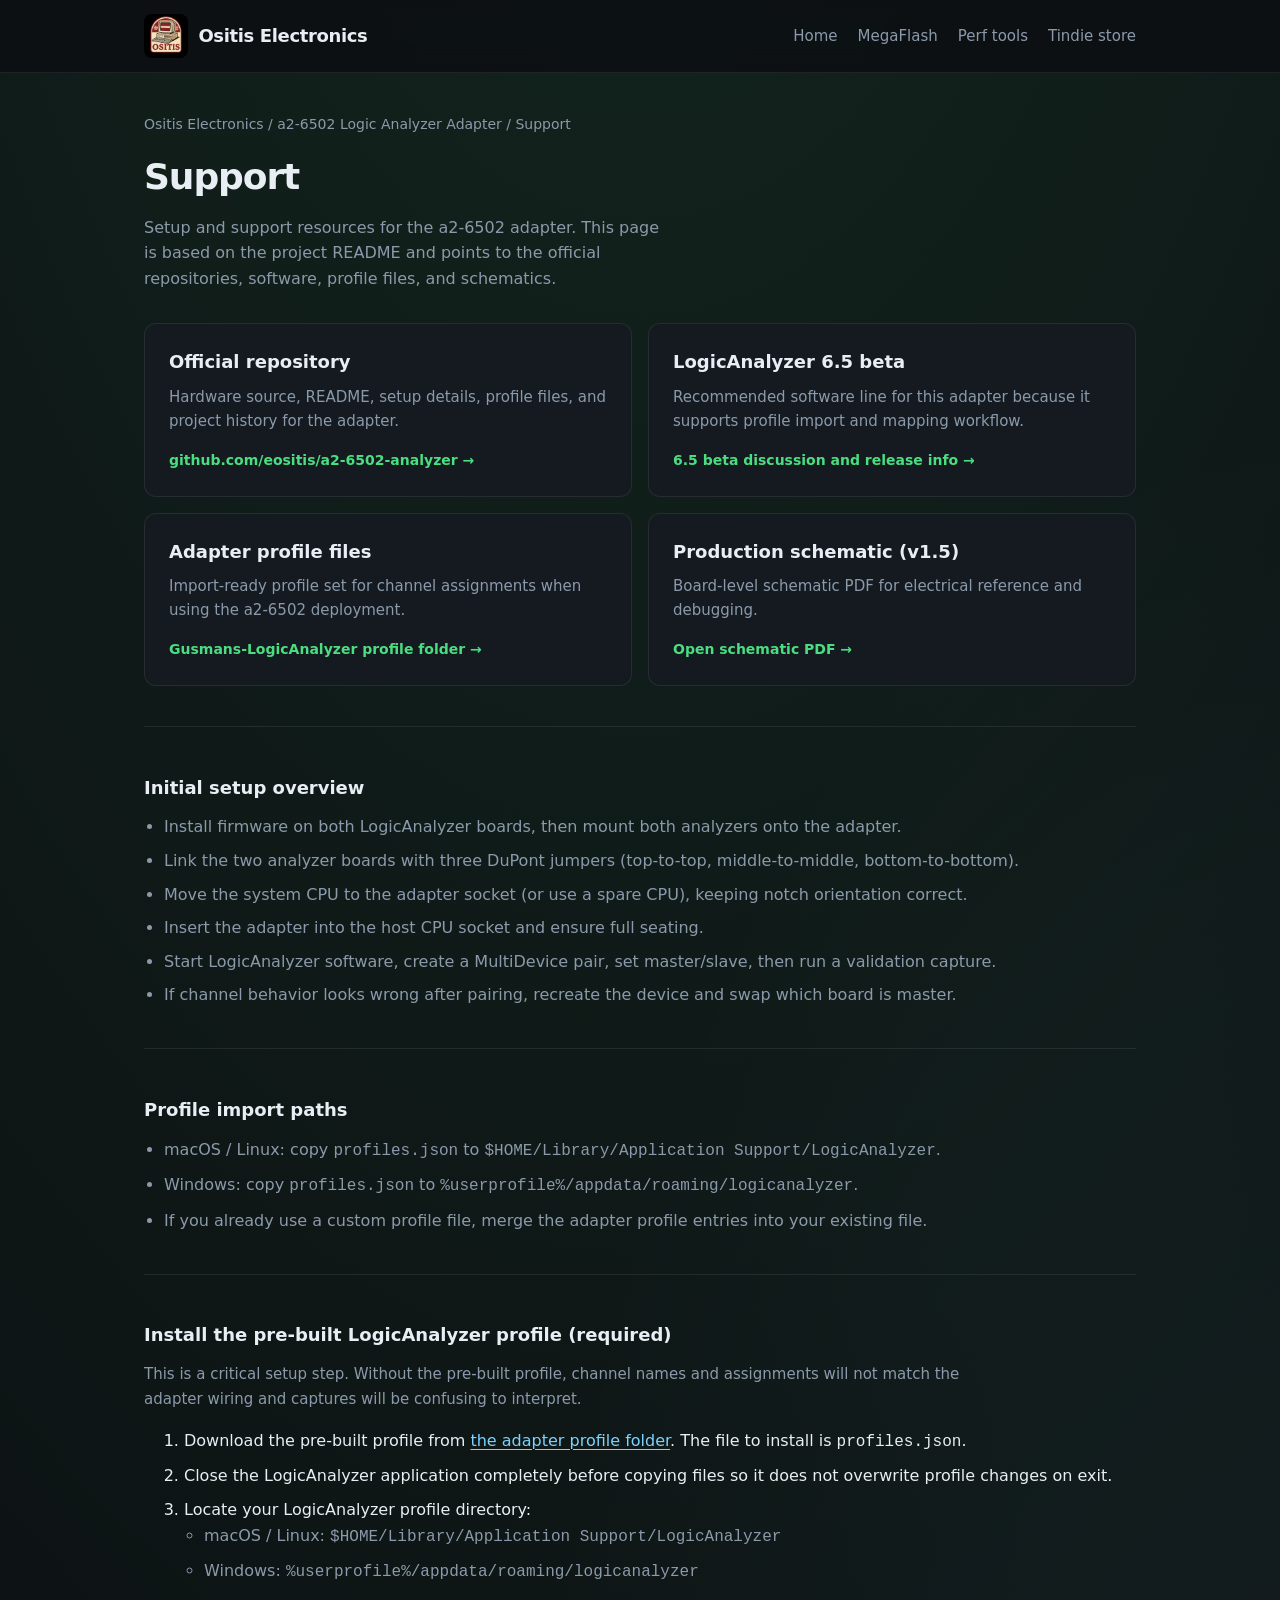
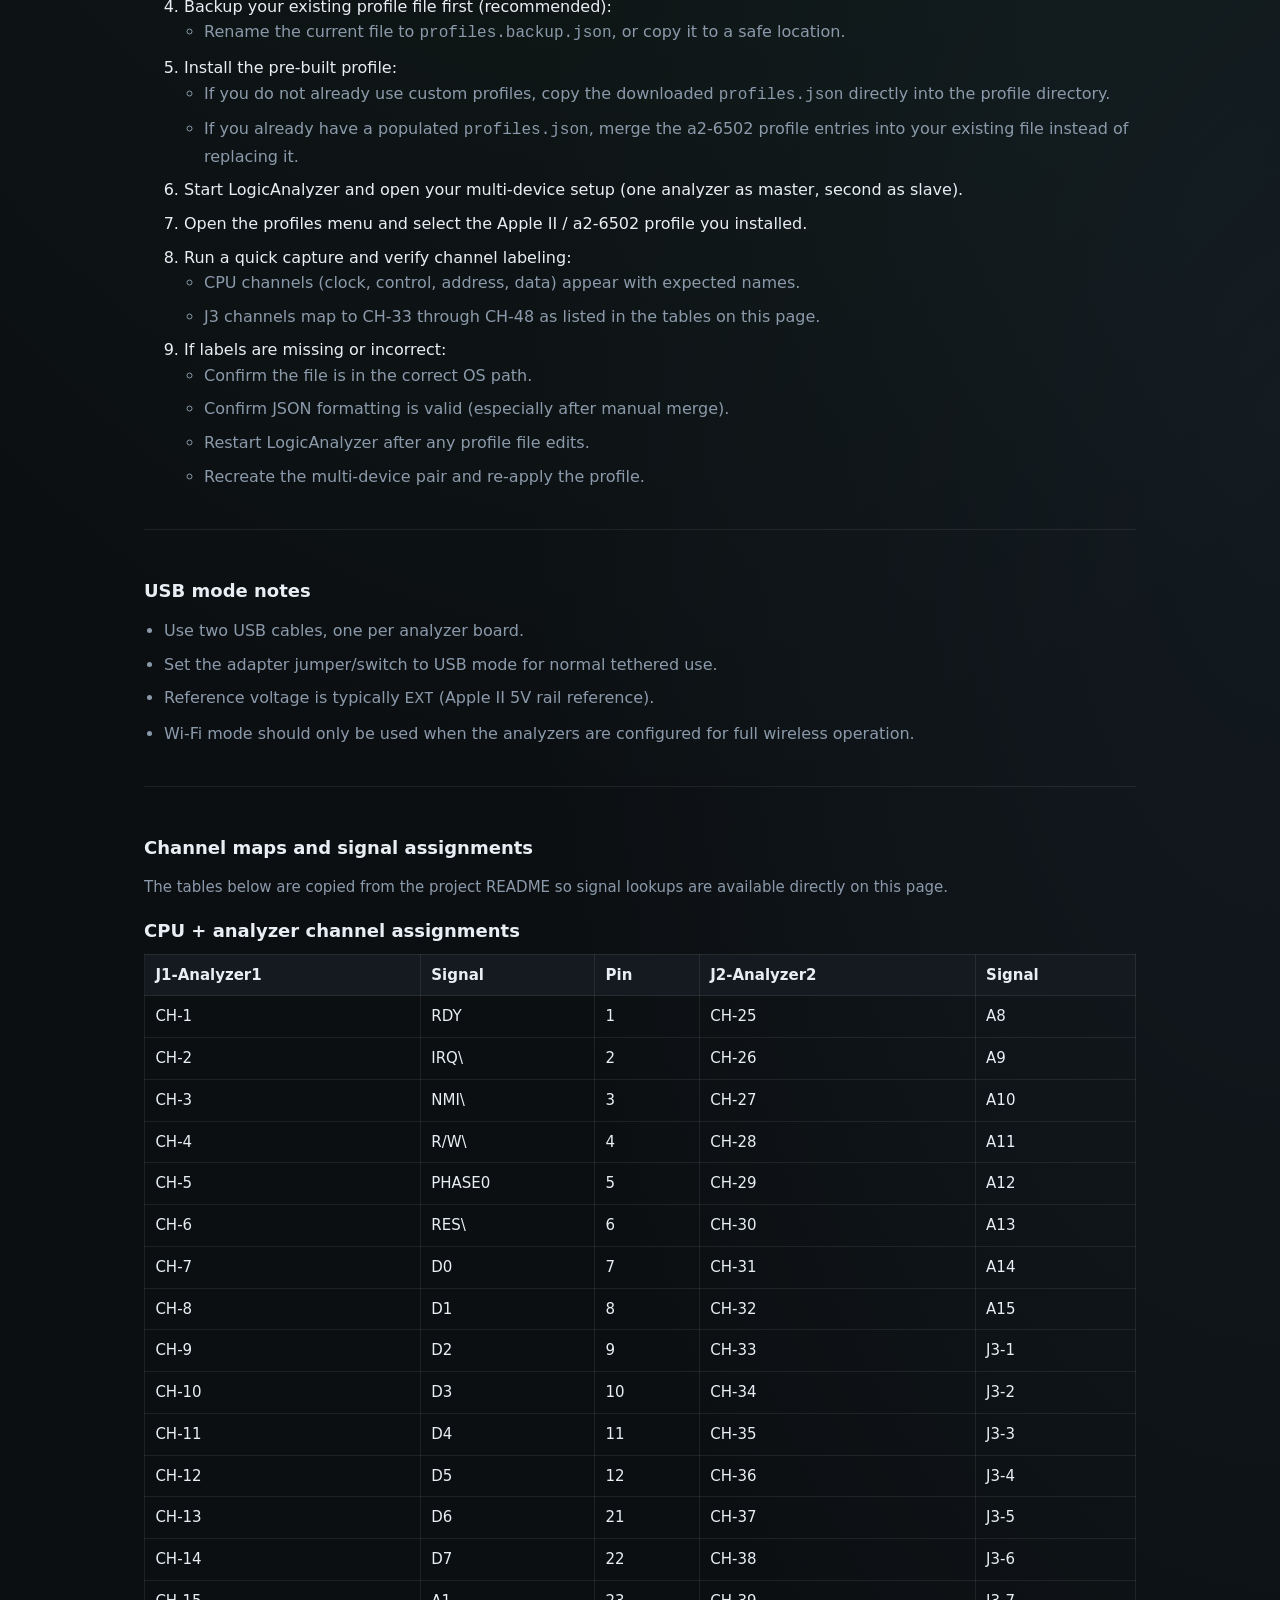
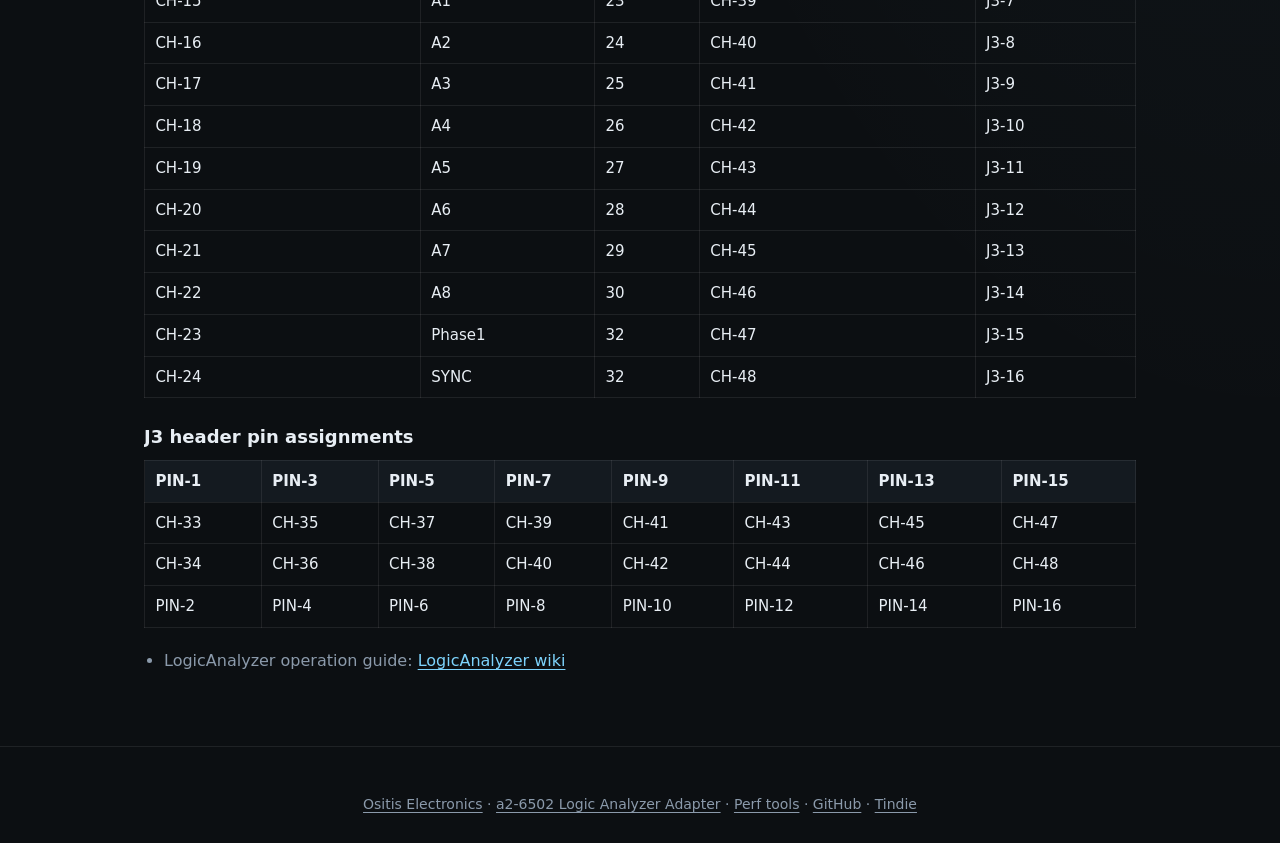
<file: a2-6502-support.html>
<!DOCTYPE html>
<html lang="en">
  <head>
    <meta charset="utf-8" />
    <meta name="viewport" content="width=device-width, initial-scale=1" />
    <meta
      name="description"
      content="a2-6502 Logic Analyzer Adapter support: setup notes, profile import paths, software links, and troubleshooting resources."
    />
    <title>Support — a2-6502 Logic Analyzer Adapter · Ositis Electronics</title>
    <link rel="stylesheet" href="css/styles.css" />
  </head>
  <body>
    <header class="site-header">
      <div class="site-header__inner">
        <a class="logo-lockup" href="index.html">
          <img
            class="logo-lockup__mark"
            src="images/ositis-logo.png"
            alt=""
            width="1024"
            height="1024"
            decoding="async"
          />
          <span class="logo-lockup__text">Ositis Electronics</span>
        </a>
        <nav class="nav" aria-label="Primary">
          <a href="index.html">Home</a>
          <a href="megaflash.html">MegaFlash</a>
          <a href="perf-tools.html">Perf tools</a>
          <a href="https://www.tindie.com/stores/eositis/" target="_blank" rel="noopener noreferrer">Tindie store</a>
        </nav>
      </div>
    </header>

    <main>
      <p class="breadcrumb">
        <a href="index.html">Ositis Electronics</a> /
        <a href="a2-6502-analyzer.html">a2-6502 Logic Analyzer Adapter</a> / Support
      </p>
      <h1>Support</h1>
      <p class="support-intro">
        Setup and support resources for the a2-6502 adapter. This page is based on the project README and points to the
        official repositories, software, profile files, and schematics.
      </p>

      <div class="support-links">
        <a
          class="support-card"
          href="https://github.com/eositis/a2-6502-analyzer"
          target="_blank"
          rel="noopener noreferrer"
        >
          <h2>Official repository</h2>
          <p>Hardware source, README, setup details, profile files, and project history for the adapter.</p>
          <span class="arrow">github.com/eositis/a2-6502-analyzer →</span>
        </a>
        <a
          class="support-card"
          href="https://github.com/gusmanb/logicanalyzer/discussions/277"
          target="_blank"
          rel="noopener noreferrer"
        >
          <h2>LogicAnalyzer 6.5 beta</h2>
          <p>Recommended software line for this adapter because it supports profile import and mapping workflow.</p>
          <span class="arrow">6.5 beta discussion and release info →</span>
        </a>
        <a
          class="support-card"
          href="https://github.com/eositis/a2-6502-analyzer/tree/main/Gusmans-LogicAnalyzer"
          target="_blank"
          rel="noopener noreferrer"
        >
          <h2>Adapter profile files</h2>
          <p>Import-ready profile set for channel assignments when using the a2-6502 deployment.</p>
          <span class="arrow">Gusmans-LogicAnalyzer profile folder →</span>
        </a>
        <a
          class="support-card"
          href="https://github.com/eositis/a2-6502-analyzer/blob/main/kicad/v1.5/6502-interposer-schematic-1_5.pdf"
          target="_blank"
          rel="noopener noreferrer"
        >
          <h2>Production schematic (v1.5)</h2>
          <p>Board-level schematic PDF for electrical reference and debugging.</p>
          <span class="arrow">Open schematic PDF →</span>
        </a>
      </div>

      <section class="support-secondary" aria-labelledby="setup-overview">
        <h2 id="setup-overview">Initial setup overview</h2>
        <ul>
          <li>Install firmware on both LogicAnalyzer boards, then mount both analyzers onto the adapter.</li>
          <li>Link the two analyzer boards with three DuPont jumpers (top-to-top, middle-to-middle, bottom-to-bottom).</li>
          <li>Move the system CPU to the adapter socket (or use a spare CPU), keeping notch orientation correct.</li>
          <li>Insert the adapter into the host CPU socket and ensure full seating.</li>
          <li>Start LogicAnalyzer software, create a MultiDevice pair, set master/slave, then run a validation capture.</li>
          <li>If channel behavior looks wrong after pairing, recreate the device and swap which board is master.</li>
        </ul>
      </section>

      <section class="support-secondary" aria-labelledby="profile-paths">
        <h2 id="profile-paths">Profile import paths</h2>
        <ul>
          <li>macOS / Linux: copy <code>profiles.json</code> to <code>$HOME/Library/Application Support/LogicAnalyzer</code>.</li>
          <li>Windows: copy <code>profiles.json</code> to <code>%userprofile%/appdata/roaming/logicanalyzer</code>.</li>
          <li>If you already use a custom profile file, merge the adapter profile entries into your existing file.</li>
        </ul>
      </section>

      <section class="support-secondary" aria-labelledby="install-profile-detailed">
        <h2 id="install-profile-detailed">Install the pre-built LogicAnalyzer profile (required)</h2>
        <p class="tool-detail" style="margin: 0 0 1rem">
          This is a critical setup step. Without the pre-built profile, channel names and assignments will not match the
          adapter wiring and captures will be confusing to interpret.
        </p>
        <ol>
          <li>
            Download the pre-built profile from
            <a href="https://github.com/eositis/a2-6502-analyzer/tree/main/Gusmans-LogicAnalyzer" target="_blank" rel="noopener noreferrer"
              >the adapter profile folder</a
            >.
            The file to install is <code>profiles.json</code>.
          </li>
          <li>
            Close the LogicAnalyzer application completely before copying files so it does not overwrite profile changes on exit.
          </li>
          <li>
            Locate your LogicAnalyzer profile directory:
            <ul>
              <li>macOS / Linux: <code>$HOME/Library/Application Support/LogicAnalyzer</code></li>
              <li>Windows: <code>%userprofile%/appdata/roaming/logicanalyzer</code></li>
            </ul>
          </li>
          <li>
            Backup your existing profile file first (recommended):
            <ul>
              <li>Rename the current file to <code>profiles.backup.json</code>, or copy it to a safe location.</li>
            </ul>
          </li>
          <li>
            Install the pre-built profile:
            <ul>
              <li>
                If you do not already use custom profiles, copy the downloaded <code>profiles.json</code> directly into the profile directory.
              </li>
              <li>
                If you already have a populated <code>profiles.json</code>, merge the a2-6502 profile entries into your existing file instead
                of replacing it.
              </li>
            </ul>
          </li>
          <li>
            Start LogicAnalyzer and open your multi-device setup (one analyzer as master, second as slave).
          </li>
          <li>
            Open the profiles menu and select the Apple II / a2-6502 profile you installed.
          </li>
          <li>
            Run a quick capture and verify channel labeling:
            <ul>
              <li>CPU channels (clock, control, address, data) appear with expected names.</li>
              <li>J3 channels map to CH-33 through CH-48 as listed in the tables on this page.</li>
            </ul>
          </li>
          <li>
            If labels are missing or incorrect:
            <ul>
              <li>Confirm the file is in the correct OS path.</li>
              <li>Confirm JSON formatting is valid (especially after manual merge).</li>
              <li>Restart LogicAnalyzer after any profile file edits.</li>
              <li>Recreate the multi-device pair and re-apply the profile.</li>
            </ul>
          </li>
        </ol>
      </section>

      <section class="support-secondary" aria-labelledby="usb-notes">
        <h2 id="usb-notes">USB mode notes</h2>
        <ul>
          <li>Use two USB cables, one per analyzer board.</li>
          <li>Set the adapter jumper/switch to USB mode for normal tethered use.</li>
          <li>Reference voltage is typically <code>EXT</code> (Apple II 5V rail reference).</li>
          <li>Wi-Fi mode should only be used when the analyzers are configured for full wireless operation.</li>
        </ul>
      </section>

      <section class="support-secondary" aria-labelledby="channel-maps">
        <h2 id="channel-maps">Channel maps and signal assignments</h2>
        <p class="tool-detail" style="margin: 0 0 1rem">
          The tables below are copied from the project README so signal lookups are available directly on this page.
        </p>
        <div class="doc-prose">
          <h3>CPU + analyzer channel assignments</h3>
          <table>
            <thead>
              <tr>
                <th>J1-Analyzer1</th>
                <th>Signal</th>
                <th>Pin</th>
                <th>J2-Analyzer2</th>
                <th>Signal</th>
              </tr>
            </thead>
            <tbody>
              <tr><td>CH-1</td><td>RDY</td><td>1</td><td>CH-25</td><td>A8</td></tr>
              <tr><td>CH-2</td><td>IRQ\</td><td>2</td><td>CH-26</td><td>A9</td></tr>
              <tr><td>CH-3</td><td>NMI\</td><td>3</td><td>CH-27</td><td>A10</td></tr>
              <tr><td>CH-4</td><td>R/W\</td><td>4</td><td>CH-28</td><td>A11</td></tr>
              <tr><td>CH-5</td><td>PHASE0</td><td>5</td><td>CH-29</td><td>A12</td></tr>
              <tr><td>CH-6</td><td>RES\</td><td>6</td><td>CH-30</td><td>A13</td></tr>
              <tr><td>CH-7</td><td>D0</td><td>7</td><td>CH-31</td><td>A14</td></tr>
              <tr><td>CH-8</td><td>D1</td><td>8</td><td>CH-32</td><td>A15</td></tr>
              <tr><td>CH-9</td><td>D2</td><td>9</td><td>CH-33</td><td>J3-1</td></tr>
              <tr><td>CH-10</td><td>D3</td><td>10</td><td>CH-34</td><td>J3-2</td></tr>
              <tr><td>CH-11</td><td>D4</td><td>11</td><td>CH-35</td><td>J3-3</td></tr>
              <tr><td>CH-12</td><td>D5</td><td>12</td><td>CH-36</td><td>J3-4</td></tr>
              <tr><td>CH-13</td><td>D6</td><td>21</td><td>CH-37</td><td>J3-5</td></tr>
              <tr><td>CH-14</td><td>D7</td><td>22</td><td>CH-38</td><td>J3-6</td></tr>
              <tr><td>CH-15</td><td>A1</td><td>23</td><td>CH-39</td><td>J3-7</td></tr>
              <tr><td>CH-16</td><td>A2</td><td>24</td><td>CH-40</td><td>J3-8</td></tr>
              <tr><td>CH-17</td><td>A3</td><td>25</td><td>CH-41</td><td>J3-9</td></tr>
              <tr><td>CH-18</td><td>A4</td><td>26</td><td>CH-42</td><td>J3-10</td></tr>
              <tr><td>CH-19</td><td>A5</td><td>27</td><td>CH-43</td><td>J3-11</td></tr>
              <tr><td>CH-20</td><td>A6</td><td>28</td><td>CH-44</td><td>J3-12</td></tr>
              <tr><td>CH-21</td><td>A7</td><td>29</td><td>CH-45</td><td>J3-13</td></tr>
              <tr><td>CH-22</td><td>A8</td><td>30</td><td>CH-46</td><td>J3-14</td></tr>
              <tr><td>CH-23</td><td>Phase1</td><td>32</td><td>CH-47</td><td>J3-15</td></tr>
              <tr><td>CH-24</td><td>SYNC</td><td>32</td><td>CH-48</td><td>J3-16</td></tr>
            </tbody>
          </table>

          <h3>J3 header pin assignments</h3>
          <table>
            <thead>
              <tr>
                <th>PIN-1</th>
                <th>PIN-3</th>
                <th>PIN-5</th>
                <th>PIN-7</th>
                <th>PIN-9</th>
                <th>PIN-11</th>
                <th>PIN-13</th>
                <th>PIN-15</th>
              </tr>
            </thead>
            <tbody>
              <tr>
                <td>CH-33</td>
                <td>CH-35</td>
                <td>CH-37</td>
                <td>CH-39</td>
                <td>CH-41</td>
                <td>CH-43</td>
                <td>CH-45</td>
                <td>CH-47</td>
              </tr>
              <tr>
                <td>CH-34</td>
                <td>CH-36</td>
                <td>CH-38</td>
                <td>CH-40</td>
                <td>CH-42</td>
                <td>CH-44</td>
                <td>CH-46</td>
                <td>CH-48</td>
              </tr>
              <tr>
                <td>PIN-2</td>
                <td>PIN-4</td>
                <td>PIN-6</td>
                <td>PIN-8</td>
                <td>PIN-10</td>
                <td>PIN-12</td>
                <td>PIN-14</td>
                <td>PIN-16</td>
              </tr>
            </tbody>
          </table>
        </div>
        <ul>
          <li>
            LogicAnalyzer operation guide:
            <a href="https://github.com/gusmanb/logicanalyzer/wiki/06---The-LogicAnalyzer-program" target="_blank" rel="noopener noreferrer"
              >LogicAnalyzer wiki</a
            >
          </li>
        </ul>
      </section>
    </main>

    <footer class="site-footer">
      <p>
        <a href="index.html">Ositis Electronics</a>
        · <a href="a2-6502-analyzer.html">a2-6502 Logic Analyzer Adapter</a>
        · <a href="perf-tools.html">Perf tools</a>
        · <a href="https://github.com/eositis/a2-6502-analyzer" target="_blank" rel="noopener noreferrer">GitHub</a>
        · <a href="https://www.tindie.com/products/eositis/a2-6502-logicanalyzer-adapter/" target="_blank" rel="noopener noreferrer">Tindie</a>
      </p>
    </footer>
    <script defer src="js/hit-tracker.js" data-endpoint="http://localhost:8787"></script>
  </body>
</html>
</file>
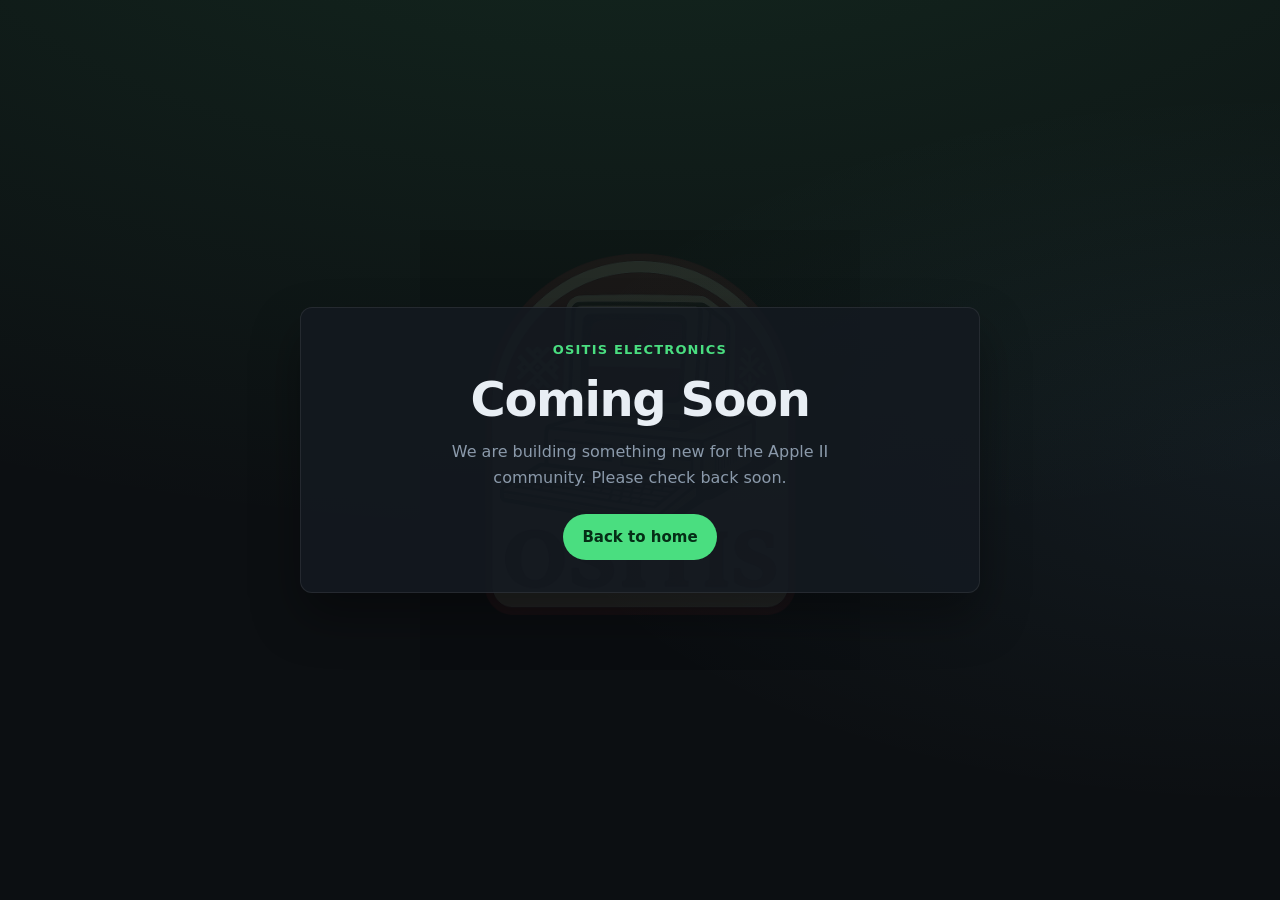
<file: coming-soon.html>
<!DOCTYPE html>
<html lang="en">
  <head>
    <meta charset="utf-8" />
    <meta name="viewport" content="width=device-width, initial-scale=1" />
    <meta name="description" content="Ositis Electronics is working on something new. Check back soon." />
    <title>Coming Soon - Ositis Electronics</title>
    <link rel="stylesheet" href="css/styles.css" />
  </head>
  <body class="coming-soon-page">
    <main class="coming-soon" aria-labelledby="coming-soon-title">
      <p class="coming-soon__eyebrow">Ositis Electronics</p>
      <h1 id="coming-soon-title">Coming Soon</h1>
      <p class="coming-soon__copy">We are building something new for the Apple II community. Please check back soon.</p>
      <a class="btn btn--primary" href="index.html">Back to home</a>
    </main>
    <script defer src="js/hit-tracker.js" data-endpoint="http://localhost:8787"></script>
  </body>
</html>
</file>
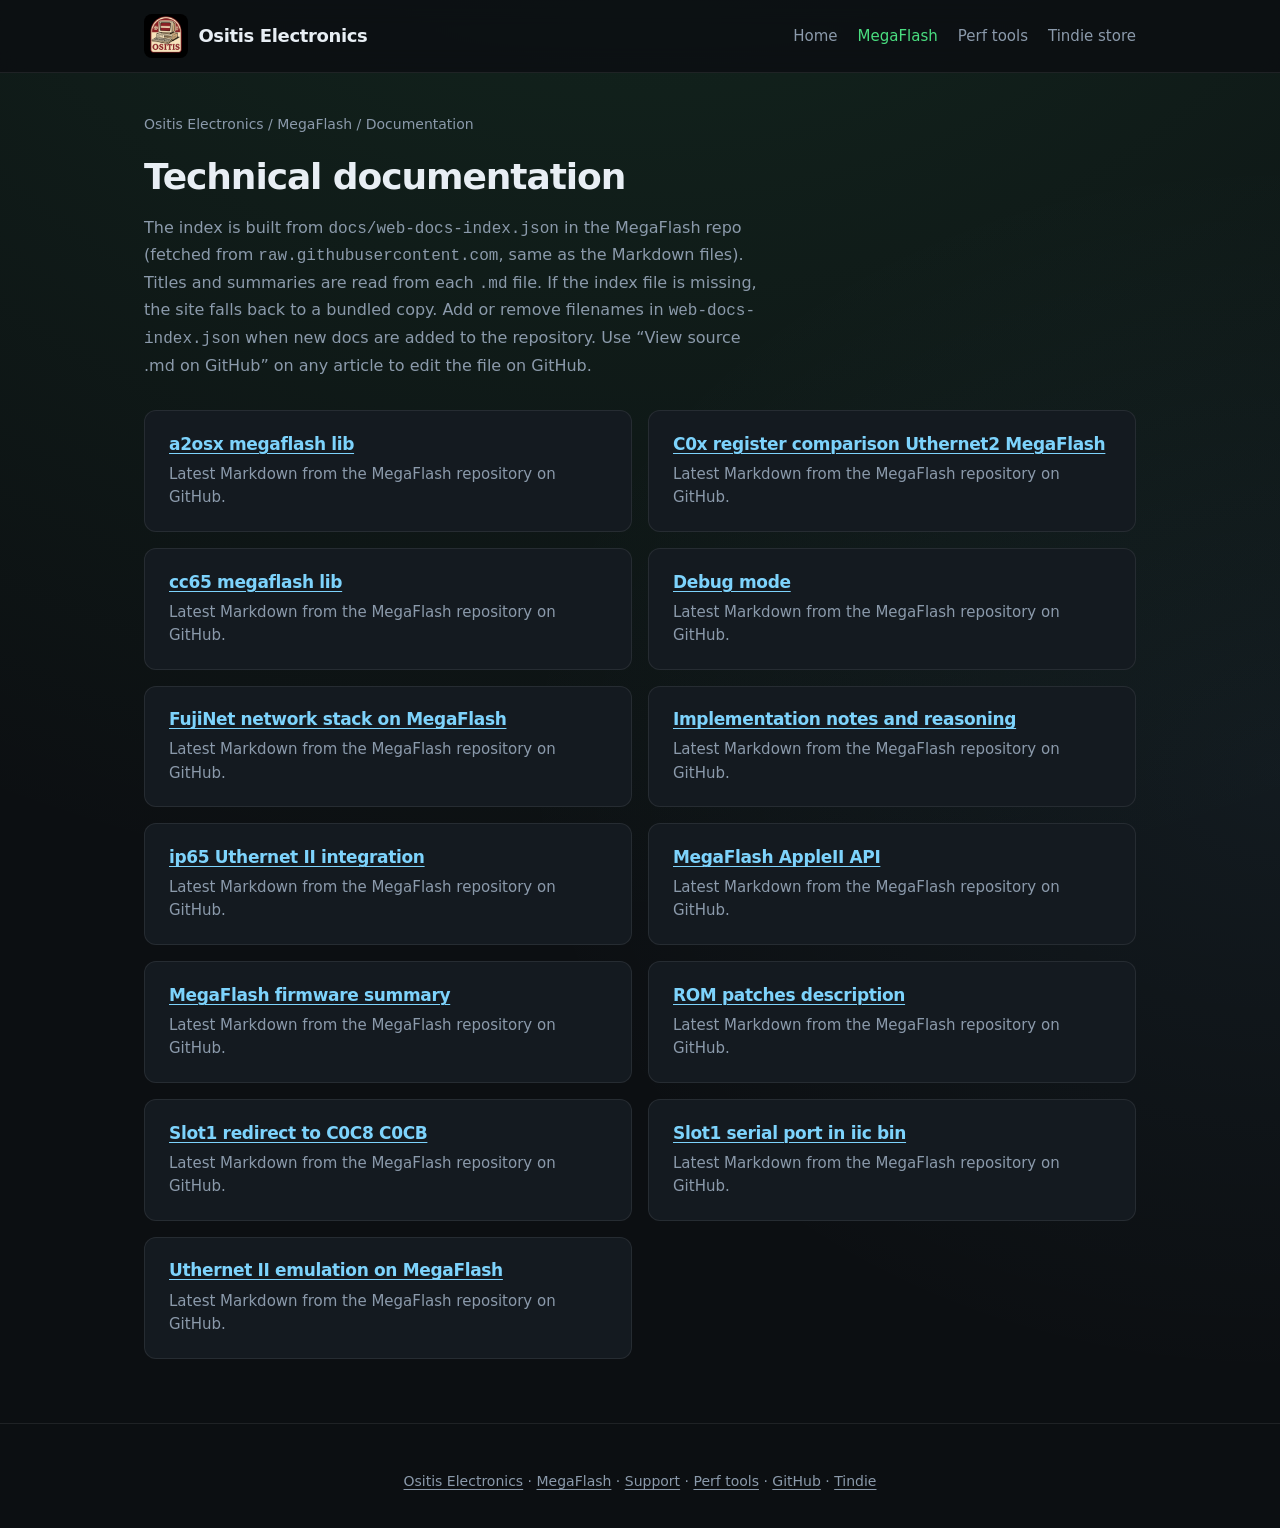
<file: megaflash-docs.html>
<!DOCTYPE html>
<html lang="en">
  <head>
    <meta charset="utf-8" />
    <meta name="viewport" content="width=device-width, initial-scale=1" />
    <meta
      name="description"
      content="MegaFlash technical documentation: API notes, firmware, networking, and integration guides."
    />
    <title>Documentation — MegaFlash · Ositis Electronics</title>
    <link rel="stylesheet" href="css/styles.css" />
  </head>
  <body data-page="megaflash-docs-index">
    <header class="site-header">
      <div class="site-header__inner">
        <a class="logo-lockup" href="index.html">
          <img
            class="logo-lockup__mark"
            src="images/ositis-logo.png"
            alt=""
            width="1024"
            height="1024"
            decoding="async"
          />
          <span class="logo-lockup__text">Ositis Electronics</span>
        </a>
        <nav class="nav" aria-label="Primary">
          <a href="index.html">Home</a>
          <a href="megaflash.html" class="is-active">MegaFlash</a>
          <a href="perf-tools.html">Perf tools</a>
          <a href="https://www.tindie.com/stores/eositis/" target="_blank" rel="noopener noreferrer">Tindie store</a>
        </nav>
      </div>
    </header>

    <main>
      <p class="breadcrumb">
        <a href="index.html">Ositis Electronics</a> / <a href="megaflash.html">MegaFlash</a> / Documentation
      </p>
      <h1>Technical documentation</h1>
      <p class="support-intro doc-hub__intro">
        The index is built from <code>docs/web-docs-index.json</code> in the MegaFlash repo (fetched from
        <code>raw.githubusercontent.com</code>, same as the Markdown files). Titles and summaries are read from each
        <code>.md</code> file. If the index file is missing, the site falls back to a bundled copy. Add or remove filenames in
        <code>web-docs-index.json</code> when new docs are added to the repository. Use “View source .md on GitHub” on any
        article to edit the file on GitHub.
      </p>

      <div class="doc-grid" id="doc-list">
        <p class="doc-loading" id="doc-loading">Loading documents…</p>
      </div>
    </main>

    <footer class="site-footer">
      <p>
        <a href="index.html">Ositis Electronics</a>
        · <a href="megaflash.html">MegaFlash</a>
        · <a href="support.html">Support</a>
        · <a href="perf-tools.html">Perf tools</a>
        · <a href="https://github.com/eositis/MegaFlash" target="_blank" rel="noopener noreferrer">GitHub</a>
        · <a href="https://www.tindie.com/stores/eositis/" target="_blank" rel="noopener noreferrer">Tindie</a>
      </p>
    </footer>
    <script src="js/megaflash-docs.js" defer></script>
    <script defer src="js/hit-tracker.js" data-endpoint="http://localhost:8787"></script>
  </body>
</html>
</file>
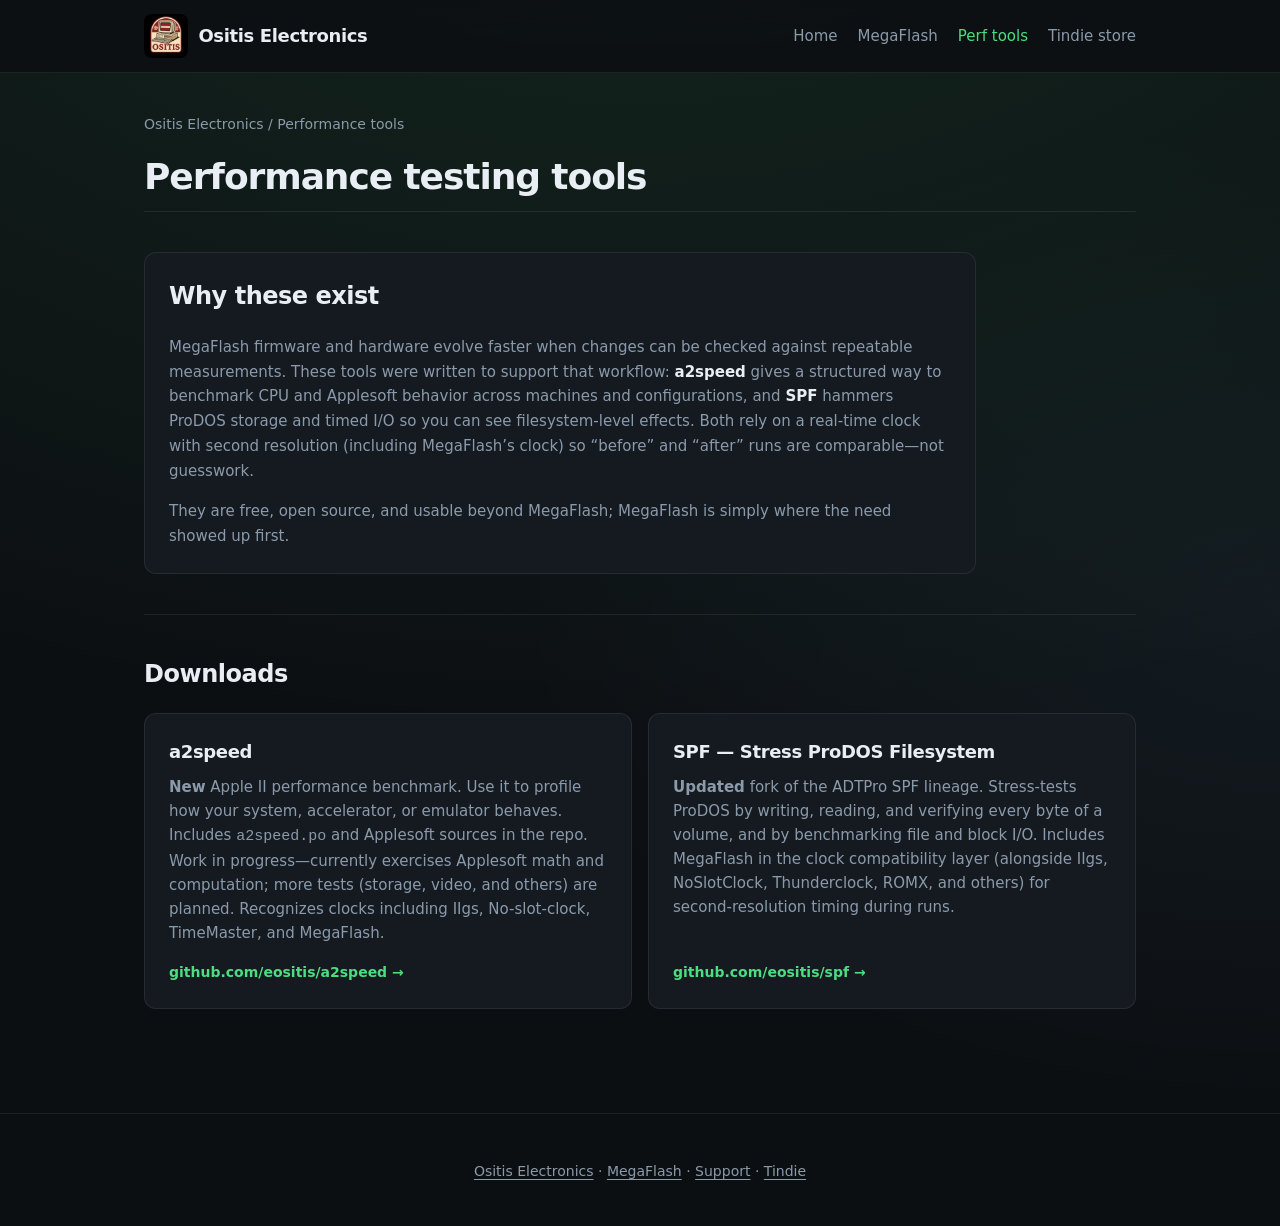
<file: perf-tools.html>
<!DOCTYPE html>
<html lang="en">
  <head>
    <meta charset="utf-8" />
    <meta name="viewport" content="width=device-width, initial-scale=1" />
    <meta
      name="description"
      content="Free Apple II performance tools from Ositis: a2speed benchmarks and SPF (Stress ProDOS Filesystem) for MegaFlash tuning."
    />
    <title>Performance testing tools — Ositis Electronics</title>
    <link rel="stylesheet" href="css/styles.css" />
  </head>
  <body>
    <header class="site-header">
      <div class="site-header__inner">
        <a class="logo-lockup" href="index.html">
          <img
            class="logo-lockup__mark"
            src="images/ositis-logo.png"
            alt=""
            width="1024"
            height="1024"
            decoding="async"
          />
          <span class="logo-lockup__text">Ositis Electronics</span>
        </a>
        <nav class="nav" aria-label="Primary">
          <a href="index.html">Home</a>
          <a href="megaflash.html">MegaFlash</a>
          <a href="perf-tools.html" class="is-active">Perf tools</a>
          <a href="https://www.tindie.com/stores/eositis/" target="_blank" rel="noopener noreferrer">Tindie store</a>
        </nav>
      </div>
    </header>

    <main>
      <p class="breadcrumb">
        <a href="index.html">Ositis Electronics</a> / Performance tools
      </p>

      <h1>Performance testing tools</h1>

      <section class="section section--flush-top" id="why">
        <div class="about-card perf-tools-why">
          <h2 class="perf-tools-why__title">Why these exist</h2>
          <p>
            MegaFlash firmware and hardware evolve faster when changes can be checked against repeatable measurements.
            These tools were written to support that workflow: <strong>a2speed</strong> gives a structured way to
            benchmark CPU and Applesoft behavior across machines and configurations, and <strong>SPF</strong> hammers
            ProDOS storage and timed I/O so you can see filesystem-level effects. Both rely on a real-time clock with
            second resolution (including MegaFlash’s clock) so “before” and “after” runs are comparable—not guesswork.
          </p>
          <p class="about-card__muted">
            They are free, open source, and usable beyond MegaFlash; MegaFlash is simply where the need showed up first.
          </p>
        </div>
      </section>

      <section class="section" id="downloads">
        <h2>Downloads</h2>
        <div class="support-links">
          <a class="support-card" href="https://github.com/eositis/a2speed" target="_blank" rel="noopener noreferrer">
            <h2>a2speed</h2>
            <p>
              <strong>New</strong> Apple II performance benchmark. Use it to profile how your system, accelerator, or
              emulator behaves. Includes <code>a2speed.po</code> and Applesoft sources in the repo. Work in
              progress—currently exercises Applesoft math and computation; more tests (storage, video, and others) are
              planned. Recognizes clocks including IIgs, No-slot-clock, TimeMaster, and MegaFlash.
            </p>
            <span class="arrow">github.com/eositis/a2speed →</span>
          </a>
          <a class="support-card" href="https://github.com/eositis/spf" target="_blank" rel="noopener noreferrer">
            <h2>SPF — Stress ProDOS Filesystem</h2>
            <p>
              <strong>Updated</strong> fork of the ADTPro SPF lineage. Stress-tests ProDOS by writing, reading, and
              verifying every byte of a volume, and by benchmarking file and block I/O. Includes MegaFlash in the clock
              compatibility layer (alongside IIgs, NoSlotClock, Thunderclock, ROMX, and others) for second-resolution
              timing during runs.
            </p>
            <span class="arrow">github.com/eositis/spf →</span>
          </a>
        </div>
      </section>
    </main>

    <footer class="site-footer">
      <p>
        <a href="index.html">Ositis Electronics</a>
        · <a href="megaflash.html">MegaFlash</a>
        · <a href="support.html">Support</a>
        · <a href="https://www.tindie.com/stores/eositis/" target="_blank" rel="noopener noreferrer">Tindie</a>
      </p>
    </footer>
    <script defer src="js/hit-tracker.js" data-endpoint="http://localhost:8787"></script>
  </body>
</html>
</file>
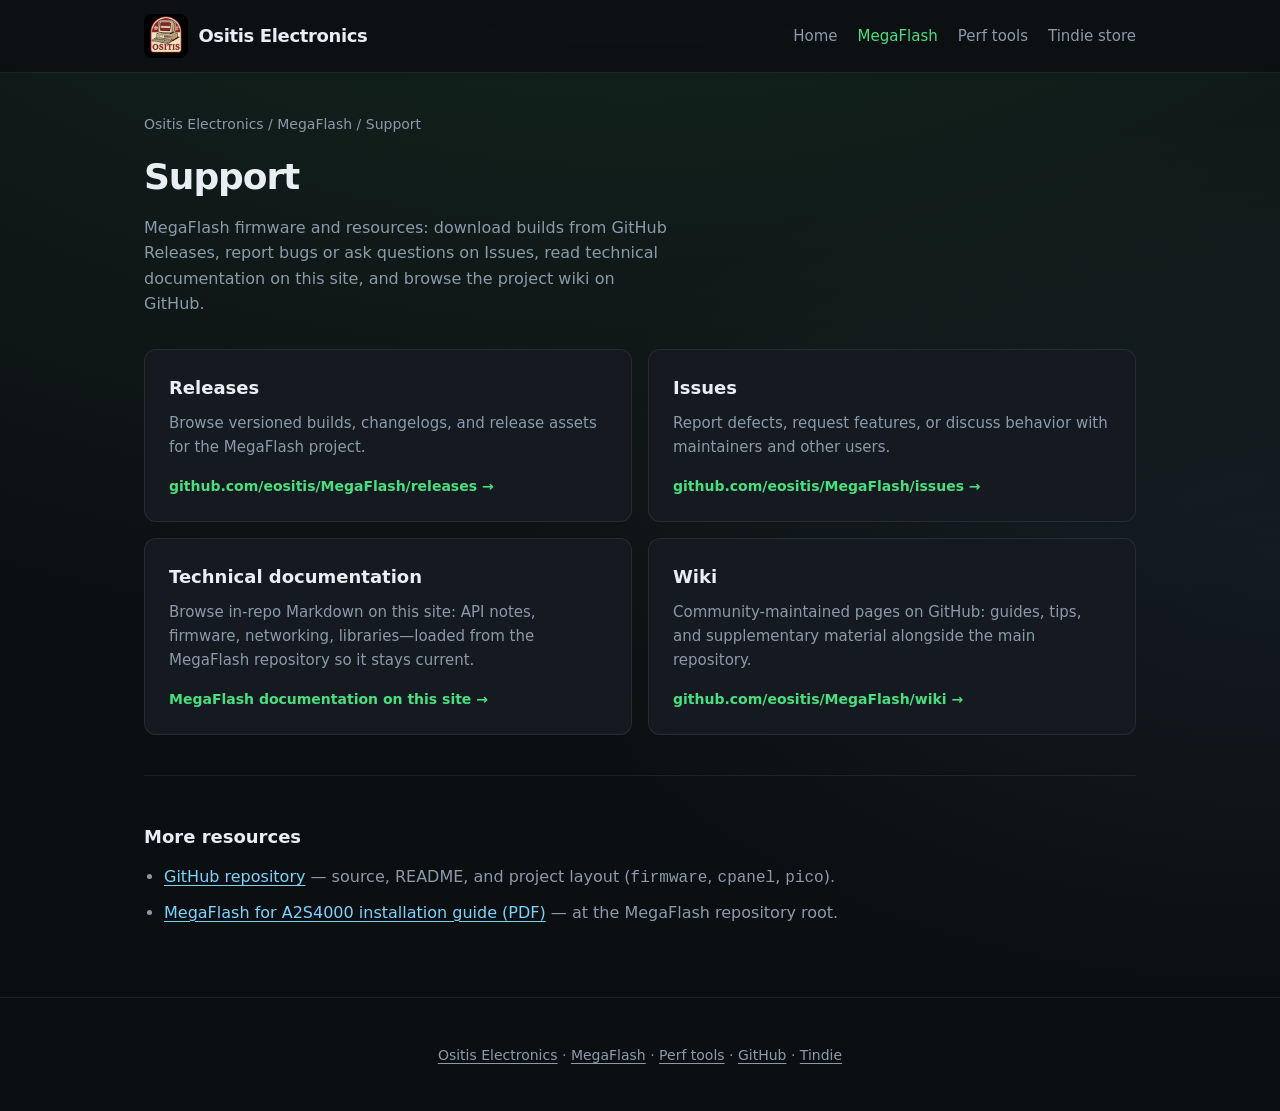
<file: support.html>
<!DOCTYPE html>
<html lang="en">
  <head>
    <meta charset="utf-8" />
    <meta name="viewport" content="width=device-width, initial-scale=1" />
    <meta
      name="description"
      content="MegaFlash support: firmware releases, issue tracker, documentation, and community links."
    />
    <title>Support — MegaFlash · Ositis Electronics</title>
    <link rel="stylesheet" href="css/styles.css" />
  </head>
  <body>
    <header class="site-header">
      <div class="site-header__inner">
        <a class="logo-lockup" href="index.html">
          <img
            class="logo-lockup__mark"
            src="images/ositis-logo.png"
            alt=""
            width="1024"
            height="1024"
            decoding="async"
          />
          <span class="logo-lockup__text">Ositis Electronics</span>
        </a>
        <nav class="nav" aria-label="Primary">
          <a href="index.html">Home</a>
          <a href="megaflash.html" class="is-active">MegaFlash</a>
          <a href="perf-tools.html">Perf tools</a>
          <a href="https://www.tindie.com/stores/eositis/" target="_blank" rel="noopener noreferrer">Tindie store</a>
        </nav>
      </div>
    </header>

    <main>
      <p class="breadcrumb">
        <a href="index.html">Ositis Electronics</a> / <a href="megaflash.html">MegaFlash</a> / Support
      </p>
      <h1>Support</h1>
      <p class="support-intro">
        MegaFlash firmware and resources: download builds from GitHub Releases, report bugs or ask questions on Issues, read
        technical documentation on this site, and browse the project wiki on GitHub.
      </p>

      <div class="support-links">
        <a
          class="support-card"
          href="https://github.com/eositis/MegaFlash/releases"
          target="_blank"
          rel="noopener noreferrer"
        >
          <h2>Releases</h2>
          <p>Browse versioned builds, changelogs, and release assets for the MegaFlash project.</p>
          <span class="arrow">github.com/eositis/MegaFlash/releases →</span>
        </a>
        <a
          class="support-card"
          href="https://github.com/eositis/MegaFlash/issues"
          target="_blank"
          rel="noopener noreferrer"
        >
          <h2>Issues</h2>
          <p>Report defects, request features, or discuss behavior with maintainers and other users.</p>
          <span class="arrow">github.com/eositis/MegaFlash/issues →</span>
        </a>
        <a class="support-card" href="megaflash-docs.html">
          <h2>Technical documentation</h2>
          <p>
            Browse in-repo Markdown on this site: API notes, firmware, networking, libraries—loaded from the MegaFlash
            repository so it stays current.
          </p>
          <span class="arrow">MegaFlash documentation on this site →</span>
        </a>
        <a
          class="support-card"
          href="https://github.com/eositis/MegaFlash/wiki"
          target="_blank"
          rel="noopener noreferrer"
        >
          <h2>Wiki</h2>
          <p>Community-maintained pages on GitHub: guides, tips, and supplementary material alongside the main repository.</p>
          <span class="arrow">github.com/eositis/MegaFlash/wiki →</span>
        </a>
      </div>

      <section class="support-secondary" aria-labelledby="more-resources">
        <h2 id="more-resources">More resources</h2>
        <ul>
          <li>
            <a href="https://github.com/eositis/MegaFlash" target="_blank" rel="noopener noreferrer">GitHub repository</a>
            — source, README, and project layout (<code>firmware</code>, <code>cpanel</code>, <code>pico</code>).
          </li>
          <li>
            <a
              href="https://github.com/eositis/MegaFlash/raw/main/MegaFlash%20for%20a2s4000%20installation%20guide.pdf"
              target="_blank"
              rel="noopener noreferrer"
              >MegaFlash for A2S4000 installation guide (PDF)</a>
            — at the MegaFlash repository root.
          </li>
        </ul>
      </section>
    </main>

    <footer class="site-footer">
      <p>
        <a href="index.html">Ositis Electronics</a>
        · <a href="megaflash.html">MegaFlash</a>
        · <a href="perf-tools.html">Perf tools</a>
        · <a href="https://github.com/eositis/MegaFlash" target="_blank" rel="noopener noreferrer">GitHub</a>
        · <a href="https://www.tindie.com/stores/eositis/" target="_blank" rel="noopener noreferrer">Tindie</a>
      </p>
    </footer>
    <script defer src="js/hit-tracker.js" data-endpoint="http://localhost:8787"></script>
  </body>
</html>
</file>
<file: css/styles.css>
/* Ositis Electronics — shared layout and theme */

:root {
  --bg: #0c0f12;
  --bg-elevated: #141a20;
  --border: rgba(255, 255, 255, 0.08);
  --text: #e8eef4;
  --muted: #8b9aab;
  --accent: #4ade80;
  --accent-dim: rgba(74, 222, 128, 0.15);
  --link: #7dd3fc;
  --radius: 12px;
  --max: 1040px;
  --font: ui-sans-serif, system-ui, -apple-system, "Segoe UI", Roboto, "Helvetica Neue", Arial, sans-serif;
}

*,
*::before,
*::after {
  box-sizing: border-box;
}

html {
  scroll-behavior: smooth;
}

body {
  margin: 0;
  min-height: 100vh;
  font-family: var(--font);
  font-size: 1rem;
  line-height: 1.6;
  color: var(--text);
  background: var(--bg);
  background-image:
    radial-gradient(ellipse 120% 80% at 50% -20%, rgba(74, 222, 128, 0.12), transparent),
    radial-gradient(ellipse 60% 40% at 100% 50%, rgba(125, 211, 252, 0.06), transparent);
}

a {
  color: var(--link);
  text-decoration-thickness: 1px;
  text-underline-offset: 3px;
}

a:hover {
  color: #bae6fd;
}

.site-header {
  position: sticky;
  top: 0;
  z-index: 10;
  border-bottom: 1px solid var(--border);
  background: rgba(12, 15, 18, 0.85);
  backdrop-filter: blur(12px);
}

.site-header__inner {
  max-width: var(--max);
  margin: 0 auto;
  padding: 0.875rem 1.5rem;
  display: flex;
  align-items: center;
  justify-content: space-between;
  gap: 1rem;
}

.site-header__brand {
  display: flex;
  align-items: center;
  gap: 0.65rem;
  min-width: 0;
}

.site-header__megaflash-mark {
  display: flex;
  align-items: center;
  flex-shrink: 0;
  text-decoration: none;
  line-height: 0;
  opacity: 0.95;
  transition: opacity 0.15s;
}

.site-header__megaflash-mark:hover {
  opacity: 1;
}

.site-header__megaflash-mark img {
  display: block;
  height: 1.85rem;
  width: auto;
  max-width: min(140px, 28vw);
  object-fit: contain;
}

@media (max-width: 520px) {
  .site-header__megaflash-mark img {
    height: 1.45rem;
    max-width: min(120px, 32vw);
  }
}

.logo-lockup {
  display: inline-flex;
  align-items: center;
  gap: 0.65rem;
  text-decoration: none;
  color: var(--text);
  min-width: 0;
}

.logo-lockup:hover {
  color: var(--text);
}

.logo-lockup:hover .logo-lockup__text {
  color: var(--accent);
}

.logo-lockup__mark {
  height: 2.75rem;
  width: auto;
  display: block;
  border-radius: 8px;
  flex-shrink: 0;
}

.logo-lockup__text {
  font-weight: 700;
  font-size: 1.125rem;
  letter-spacing: -0.02em;
  white-space: nowrap;
}

@media (max-width: 520px) {
  .logo-lockup__text {
    font-size: 1rem;
  }
}

@media (max-width: 400px) {
  .logo-lockup__text {
    display: none;
  }
}

.nav {
  display: flex;
  align-items: center;
  gap: 1.25rem;
  flex-wrap: wrap;
}

.nav a {
  color: var(--muted);
  text-decoration: none;
  font-size: 0.9375rem;
  font-weight: 500;
}

.nav a:hover {
  color: var(--text);
}

.nav a.is-active {
  color: var(--accent);
}

.btn {
  display: inline-flex;
  align-items: center;
  justify-content: center;
  gap: 0.5rem;
  padding: 0.625rem 1.125rem;
  font-size: 0.9375rem;
  font-weight: 600;
  border-radius: 999px;
  border: 1px solid transparent;
  text-decoration: none;
  cursor: pointer;
  transition: background 0.15s, border-color 0.15s, color 0.15s;
}

.btn--primary {
  background: var(--accent);
  color: #052e16;
}

.btn--primary:hover {
  background: #86efac;
  color: #052e16;
}

.btn--ghost {
  background: transparent;
  border-color: var(--border);
  color: var(--text);
}

.btn--ghost:hover {
  border-color: rgba(255, 255, 255, 0.2);
  background: rgba(255, 255, 255, 0.04);
}

.btn--buy {
  background: #dc2626;
  color: #fff;
  border-color: transparent;
}

.btn--buy:hover {
  background: #ef4444;
  color: #fff;
}

main {
  max-width: var(--max);
  margin: 0 auto;
  padding: 2.5rem 1.5rem 4rem;
}

.breadcrumb {
  font-size: 0.875rem;
  color: var(--muted);
  margin: 0 0 1.25rem;
}

.breadcrumb a {
  color: var(--muted);
  text-decoration: none;
}

.breadcrumb a:hover {
  color: var(--link);
}

.company-hero {
  display: grid;
  gap: 2rem;
  align-items: center;
  padding: 1rem 0 2.5rem;
}

@media (min-width: 860px) {
  .company-hero {
    grid-template-columns: minmax(160px, 260px) 1fr;
    gap: 3rem;
    padding: 1.5rem 0 3.5rem;
  }
}

.company-hero__brand {
  margin: 0;
  justify-self: center;
}

.company-hero__brand img {
  display: block;
  width: 100%;
  max-width: 260px;
  height: auto;
  border-radius: var(--radius);
  border: 1px solid var(--border);
  background: var(--bg-elevated);
  box-shadow: 0 24px 48px rgba(0, 0, 0, 0.35);
}

.company-hero__copy h1 {
  margin: 0 0 1rem;
  font-size: clamp(2rem, 5vw, 2.75rem);
  font-weight: 700;
  letter-spacing: -0.03em;
  line-height: 1.15;
}

.company-hero__lead {
  max-width: none;
}

.section__lead {
  margin: -0.35rem 0 1.5rem;
  color: var(--muted);
  max-width: 62ch;
  font-size: 0.9375rem;
}

.product-grid {
  display: grid;
  gap: 1rem;
}

@media (min-width: 640px) {
  .product-grid {
    grid-template-columns: repeat(2, 1fr);
  }
}

@media (min-width: 1000px) {
  .product-grid {
    grid-template-columns: repeat(3, 1fr);
  }
}

a.card.product-card {
  color: inherit;
  display: flex;
  flex-direction: row;
  align-items: stretch;
  transition: border-color 0.15s, background 0.15s;
  position: relative;
  padding: 0;
  overflow: hidden;
  min-height: 0;
}

.product-card:hover {
  border-color: rgba(74, 222, 128, 0.35);
  background: var(--accent-dim);
}

.product-card:hover .product-card__media img {
  transform: scale(1.03);
}

.product-card__media {
  flex: 0 0 40%;
  max-width: 168px;
  min-width: 112px;
  min-height: 148px;
  background: #080a0c;
  border-right: 1px solid var(--border);
  overflow: hidden;
}

.product-card__media img {
  width: 100%;
  height: 100%;
  object-fit: cover;
  object-position: center;
  display: block;
  transition: transform 0.35s ease;
}

.product-card__body {
  flex: 1;
  min-width: 0;
  padding: 1.5rem 1.1rem 1.25rem 1.25rem;
  display: flex;
  flex-direction: column;
  position: relative;
}

.product-card h3 {
  margin: 0 0 0.5rem;
  font-size: 1rem;
  font-weight: 600;
  color: var(--text);
}

.product-card p {
  flex: 1;
  margin: 0 0 1rem;
}

.product-card__badge {
  position: absolute;
  top: 0.65rem;
  right: 0.65rem;
  font-size: 0.6875rem;
  font-weight: 700;
  text-transform: uppercase;
  letter-spacing: 0.06em;
  color: var(--accent);
  background: rgba(74, 222, 128, 0.12);
  padding: 0.2rem 0.5rem;
  border-radius: 999px;
}

.product-card__meta,
.product-card__cta {
  font-size: 0.875rem;
  font-weight: 600;
  color: var(--accent);
  margin-top: auto;
}

@media (max-width: 520px) {
  a.card.product-card {
    flex-direction: column;
  }

  .product-card__media {
    flex: none;
    width: 100%;
    max-width: none;
    min-height: 168px;
    border-right: none;
    border-bottom: 1px solid var(--border);
  }

  .product-card__body {
    padding: 1.35rem 1.25rem 1.25rem;
  }
}

.section--tight {
  padding-top: 2rem;
}

.section--flush-top {
  padding-top: 0;
  border-top: none;
}

.about-card {
  padding: 1.5rem;
  border-radius: var(--radius);
  border: 1px solid var(--border);
  background: var(--bg-elevated);
  max-width: 52rem;
}

.about-card p {
  margin: 0 0 1rem;
  color: var(--muted);
  font-size: 0.9375rem;
}

.about-card p:last-child {
  margin-bottom: 0;
}

.about-card__muted {
  font-size: 0.875rem;
}

.about-card strong {
  color: var(--text);
  font-weight: 600;
}

.hero {
  display: grid;
  gap: 2rem;
  align-items: center;
  padding: 1rem 0 3rem;
}

@media (min-width: 860px) {
  .hero {
    grid-template-columns: 1fr 1fr;
    gap: 3rem;
    padding: 2rem 0 4rem;
  }
}

.hero__eyebrow {
  display: inline-block;
  font-size: 0.8125rem;
  font-weight: 600;
  text-transform: uppercase;
  letter-spacing: 0.08em;
  color: var(--accent);
  margin-bottom: 0.75rem;
}

.hero h1 {
  margin: 0 0 1rem;
  font-size: clamp(2rem, 5vw, 2.75rem);
  font-weight: 700;
  letter-spacing: -0.03em;
  line-height: 1.15;
}

.hero__lead {
  margin: 0 0 1.5rem;
  font-size: 1.125rem;
  color: var(--muted);
  max-width: 36ch;
}

.hero__actions {
  display: flex;
  flex-wrap: wrap;
  gap: 0.75rem;
}

.hero__media {
  border-radius: var(--radius);
  overflow: hidden;
  border: 1px solid var(--border);
  background: var(--bg-elevated);
  box-shadow: 0 24px 48px rgba(0, 0, 0, 0.45);
}

.hero__media img {
  display: block;
  width: 100%;
  height: auto;
  vertical-align: middle;
}

.hero__media--logo {
  display: flex;
  align-items: center;
  justify-content: center;
  padding: clamp(1.25rem, 4vw, 2.75rem);
  min-height: min(320px, 42vh);
  background: radial-gradient(ellipse 90% 80% at 50% 40%, rgba(74, 222, 128, 0.06), transparent),
    var(--bg-elevated);
}

.hero__media--logo img {
  width: auto;
  max-width: 100%;
  max-height: min(400px, 48vh);
  height: auto;
  object-fit: contain;
  margin: 0 auto;
}

/* MegaFlash product page: breadcrumb full width; copy + gallery aligned */
.hero.hero--megaflash {
  display: grid;
  grid-template-columns: 1fr;
  gap: 0.55rem;
  align-items: start;
  padding: 0 0 2.25rem;
}

.hero.hero--megaflash .hero__breadcrumb {
  grid-column: 1;
  grid-row: 1;
  margin: 0 0 0.15rem;
}

.hero.hero--megaflash .hero__copy {
  grid-column: 1;
  grid-row: 2;
  min-width: 0;
}

.hero.hero--megaflash .hero__gallery {
  grid-column: 1;
  grid-row: 3;
  width: 100%;
}

@media (min-width: 860px) {
  .hero.hero--megaflash {
    grid-template-columns: 1fr 1fr;
    grid-template-rows: auto auto;
    gap: 0.55rem 1.25rem;
    padding: 0 0 2.75rem;
  }

  .hero.hero--megaflash .hero__breadcrumb {
    grid-column: 1 / -1;
    grid-row: 1;
  }

  .hero.hero--megaflash .hero__copy {
    grid-column: 1;
    grid-row: 2;
    align-self: start;
  }

  .hero.hero--megaflash .hero__gallery {
    grid-column: 2;
    grid-row: 2;
    align-self: start;
  }
}

.hero__gallery-window {
  position: relative;
  width: 100%;
  aspect-ratio: 4 / 3;
  border-radius: var(--radius);
  overflow: hidden;
  border: 1px solid var(--border);
  background:
    radial-gradient(ellipse 95% 90% at 50% 48%, var(--accent-dim), rgba(74, 222, 128, 0.05)),
    radial-gradient(ellipse 120% 100% at 50% 100%, rgba(74, 222, 128, 0.08), transparent),
    #0c1410;
  box-shadow: 0 14px 36px rgba(0, 0, 0, 0.42);
}

.hero__gallery-slide {
  position: absolute;
  inset: 0;
  width: 100%;
  height: 100%;
  object-fit: contain;
  object-position: center;
  opacity: 0;
  transition: opacity 0.65s ease;
}

.hero__gallery-slide.is-active {
  opacity: 1;
  z-index: 1;
}


.section {
  padding: 2.5rem 0;
  border-top: 1px solid var(--border);
}

.section h2 {
  margin: 0 0 1.25rem;
  font-size: 1.5rem;
  font-weight: 700;
  letter-spacing: -0.02em;
}

.feature-grid {
  display: grid;
  gap: 1rem;
}

@media (min-width: 640px) {
  .feature-grid {
    grid-template-columns: repeat(2, 1fr);
  }
}

@media (min-width: 900px) {
  .feature-grid {
    grid-template-columns: repeat(3, 1fr);
  }
}

.card {
  padding: 1.25rem 1.35rem;
  border-radius: var(--radius);
  border: 1px solid var(--border);
  background: var(--bg-elevated);
}

.card h3 {
  margin: 0 0 0.5rem;
  font-size: 1rem;
  font-weight: 600;
}

.card p {
  margin: 0;
  font-size: 0.9375rem;
  color: var(--muted);
}

a.card.product-card h3 {
  color: var(--text);
}

.two-col {
  display: grid;
  gap: 1.5rem;
}

@media (min-width: 720px) {
  .two-col {
    grid-template-columns: 1fr 1fr;
  }
}

.sponsor {
  border-top: 1px solid var(--border);
  padding: 2rem 1.5rem;
  background: rgba(0, 0, 0, 0.22);
}

.sponsor__inner {
  max-width: var(--max);
  margin: 0 auto;
  text-align: center;
}

.sponsor__text {
  margin: 0;
  font-size: 0.875rem;
  color: var(--muted);
  line-height: 1.65;
  max-width: 52rem;
  margin-left: auto;
  margin-right: auto;
}

.sponsor__link {
  display: inline-flex;
  align-items: center;
  margin: 0 0.15rem;
  padding: 0.35rem 0.5rem;
  border-radius: 8px;
  text-decoration: none;
  color: var(--text);
  vertical-align: middle;
  transition: background 0.15s;
  max-width: min(100%, 280px);
}

.sponsor__link:hover {
  background: rgba(255, 255, 255, 0.06);
}

.sponsor__logo {
  display: block;
  height: auto;
  max-height: 2.5rem;
  width: 100%;
  object-fit: contain;
  flex-shrink: 0;
}

.site-footer {
  border-top: 1px solid var(--border);
  padding: 2rem 1.5rem;
  text-align: center;
  color: var(--muted);
  font-size: 0.875rem;
}

.site-footer a {
  color: var(--muted);
}

.site-footer a:hover {
  color: var(--link);
}

/* Support page */
.support-intro {
  max-width: 52ch;
  margin-bottom: 2rem;
  color: var(--muted);
}

.support-links {
  display: grid;
  gap: 1rem;
}

@media (min-width: 560px) {
  .support-links {
    grid-template-columns: repeat(2, 1fr);
  }
}

.support-card {
  display: flex;
  flex-direction: column;
  padding: 1.5rem;
  border-radius: var(--radius);
  border: 1px solid var(--border);
  background: var(--bg-elevated);
  text-decoration: none;
  color: inherit;
  transition: border-color 0.15s, background 0.15s;
}

.support-card:hover {
  border-color: rgba(74, 222, 128, 0.35);
  background: var(--accent-dim);
}

.support-card h2 {
  margin: 0 0 0.5rem;
  font-size: 1.125rem;
  font-weight: 600;
  color: var(--text);
}

.support-card p {
  margin: 0;
  flex: 1;
  font-size: 0.9375rem;
  color: var(--muted);
}

.support-card .arrow {
  margin-top: 1rem;
  font-size: 0.875rem;
  font-weight: 600;
  color: var(--accent);
}

.support-secondary {
  margin-top: 2.5rem;
  padding-top: 2rem;
  border-top: 1px solid var(--border);
}

.support-secondary h2 {
  font-size: 1.125rem;
  margin-bottom: 0.75rem;
}

.support-secondary ul {
  margin: 0;
  padding-left: 1.25rem;
  color: var(--muted);
}

.support-secondary li {
  margin-bottom: 0.5rem;
}

/* MegaFlash docs hub + Markdown reader */
.doc-hub__intro {
  max-width: 62ch;
}

.doc-grid {
  display: grid;
  gap: 1rem;
  margin-top: 1.5rem;
}

@media (min-width: 640px) {
  .doc-grid {
    grid-template-columns: repeat(2, 1fr);
  }
}

.doc-loading {
  margin: 0;
  color: var(--muted);
  font-size: 0.9375rem;
}

.doc-card {
  display: flex;
  flex-direction: column;
  padding: 1.35rem 1.5rem;
  border-radius: var(--radius);
  border: 1px solid var(--border);
  background: var(--bg-elevated);
  transition: border-color 0.15s, background 0.15s;
  min-height: 0;
}

.doc-card:hover {
  border-color: rgba(74, 222, 128, 0.35);
  background: var(--accent-dim);
}

/* Link wraps only the heading; summary is a sibling so it never inherits link color/underline. */
a.doc-card__title {
  display: block;
  margin: 0 0 0.5rem;
  color: var(--link);
  text-decoration-thickness: 1px;
  text-underline-offset: 3px;
  font-weight: 600;
}

a.doc-card__title:hover {
  color: #bae6fd;
}

.doc-card__heading {
  margin: 0;
  font-size: 1.0625rem;
  font-weight: 600;
  letter-spacing: -0.02em;
  line-height: 1.3;
}

.doc-card__summary {
  margin: 0;
  font-size: 0.9375rem;
  color: var(--muted);
  line-height: 1.55;
  text-decoration: none;
}

.doc-error {
  margin: 0 0 1rem;
  color: #fca5a5;
  font-size: 0.9375rem;
}

.doc-page {
  max-width: min(100%, 52rem);
}

.doc-page__toolbar {
  display: flex;
  flex-wrap: wrap;
  align-items: center;
  justify-content: space-between;
  gap: 0.75rem 1.25rem;
  margin: 0 0 1.25rem;
  padding-bottom: 1rem;
  border-bottom: 1px solid var(--border);
}

.doc-page__back {
  font-size: 0.9375rem;
  font-weight: 600;
  text-decoration: none;
  color: var(--accent);
}

.doc-page__back:hover {
  color: #86efac;
}

.doc-page__source {
  font-size: 0.875rem;
  font-weight: 500;
  text-decoration: none;
  color: var(--muted);
}

.doc-page__source:hover {
  color: var(--link);
}

.doc-page__title {
  margin: 0 0 1.25rem;
  font-size: clamp(1.5rem, 3.5vw, 2rem);
  font-weight: 700;
  letter-spacing: -0.03em;
  line-height: 1.2;
  color: var(--text);
}

.doc-prose {
  color: var(--text);
  font-size: 1rem;
  line-height: 1.65;
  overflow-x: auto;
}

.doc-prose[aria-busy="true"] {
  min-height: 8rem;
}

.doc-prose > *:first-child {
  margin-top: 0;
}

.doc-prose h1 {
  margin: 2rem 0 1rem;
  font-size: 1.75rem;
  font-weight: 700;
  letter-spacing: -0.03em;
  line-height: 1.25;
  border-bottom: 1px solid var(--border);
  padding-bottom: 0.5rem;
}

.doc-prose h2 {
  margin: 2rem 0 0.75rem;
  font-size: 1.35rem;
  font-weight: 650;
  letter-spacing: -0.02em;
  line-height: 1.3;
  color: var(--text);
}

.doc-prose h3 {
  margin: 1.5rem 0 0.5rem;
  font-size: 1.125rem;
  font-weight: 600;
  color: var(--text);
}

.doc-prose h4 {
  margin: 1.25rem 0 0.4rem;
  font-size: 1rem;
  font-weight: 600;
}

.doc-prose p {
  margin: 0 0 1rem;
}

.doc-prose ul,
.doc-prose ol {
  margin: 0 0 1rem;
  padding-left: 1.35rem;
}

.doc-prose li {
  margin-bottom: 0.35rem;
}

.doc-prose li > p {
  margin: 0.35rem 0;
}

.doc-prose blockquote {
  margin: 0 0 1rem;
  padding: 0.65rem 0 0.65rem 1rem;
  border-left: 3px solid rgba(74, 222, 128, 0.45);
  color: var(--muted);
  background: rgba(0, 0, 0, 0.2);
  border-radius: 0 var(--radius) var(--radius) 0;
}

.doc-prose hr {
  border: none;
  border-top: 1px solid var(--border);
  margin: 2rem 0;
}

.doc-prose a {
  color: var(--link);
  text-decoration-thickness: 1px;
  text-underline-offset: 2px;
}

.doc-prose a:hover {
  color: #bae6fd;
}

.doc-prose code {
  font-family: ui-monospace, SFMono-Regular, Menlo, Monaco, Consolas, monospace;
  font-size: 0.9em;
  padding: 0.12em 0.35em;
  border-radius: 6px;
  background: rgba(255, 255, 255, 0.06);
  border: 1px solid var(--border);
}

.doc-prose pre {
  margin: 0 0 1.25rem;
  padding: 1rem 1.1rem;
  border-radius: var(--radius);
  border: 1px solid var(--border);
  background: #080a0c;
  overflow-x: auto;
  font-size: 0.875rem;
  line-height: 1.5;
}

.doc-prose pre code {
  padding: 0;
  border: none;
  background: none;
  font-size: inherit;
}

.doc-prose table {
  width: 100%;
  border-collapse: collapse;
  margin: 0 0 1.25rem;
  font-size: 0.9375rem;
}

.doc-prose th,
.doc-prose td {
  border: 1px solid var(--border);
  padding: 0.5rem 0.65rem;
  text-align: left;
  vertical-align: top;
}

.doc-prose th {
  background: var(--bg-elevated);
  font-weight: 600;
}

.doc-prose img {
  max-width: 100%;
  height: auto;
  border-radius: 8px;
  border: 1px solid var(--border);
}

.tool-detail {
  margin: 0;
  color: var(--muted);
  font-size: 0.9375rem;
  max-width: 52rem;
  line-height: 1.65;
}

.tool-detail strong {
  color: var(--text);
  font-weight: 600;
}

main > h1 {
  margin: 0 0 0.75rem;
  font-size: clamp(1.75rem, 4vw, 2.25rem);
  font-weight: 700;
  letter-spacing: -0.03em;
  line-height: 1.2;
}

.perf-tools-why__title {
  margin: 0 0 0.75rem;
  font-size: 1.125rem;
  font-weight: 700;
  letter-spacing: -0.02em;
  color: var(--text);
}

.perf-tools-why p {
  margin: 0 0 1rem;
  color: var(--muted);
  font-size: 0.9375rem;
  line-height: 1.65;
}

.perf-tools-why p:last-child {
  margin-bottom: 0;
}

.perf-tools-why strong {
  color: var(--text);
  font-weight: 600;
}

/* Coming soon page */
.coming-soon-page {
  position: relative;
  display: grid;
  place-items: center;
  min-height: 100vh;
  overflow: hidden;
}

.coming-soon-page::before {
  content: "";
  position: fixed;
  inset: 0;
  background-image: url("../images/ositis-logo.png");
  background-repeat: no-repeat;
  background-position: center;
  background-size: min(72vmin, 440px);
  opacity: 0.09;
  pointer-events: none;
  z-index: 0;
}

.coming-soon {
  position: relative;
  z-index: 1;
  width: min(92vw, 680px);
  padding: 2rem;
  border: 1px solid var(--border);
  border-radius: var(--radius);
  background: rgba(20, 26, 32, 0.88);
  text-align: center;
  box-shadow: 0 24px 48px rgba(0, 0, 0, 0.35);
}

.coming-soon__eyebrow {
  margin: 0 0 0.75rem;
  color: var(--accent);
  font-size: 0.8125rem;
  font-weight: 700;
  text-transform: uppercase;
  letter-spacing: 0.09em;
}

.coming-soon h1 {
  margin: 0 0 0.85rem;
  font-size: clamp(2rem, 6vw, 3rem);
  line-height: 1.1;
  letter-spacing: -0.03em;
}

.coming-soon__copy {
  margin: 0 auto 1.5rem;
  color: var(--muted);
  max-width: 42ch;
}
</file>
